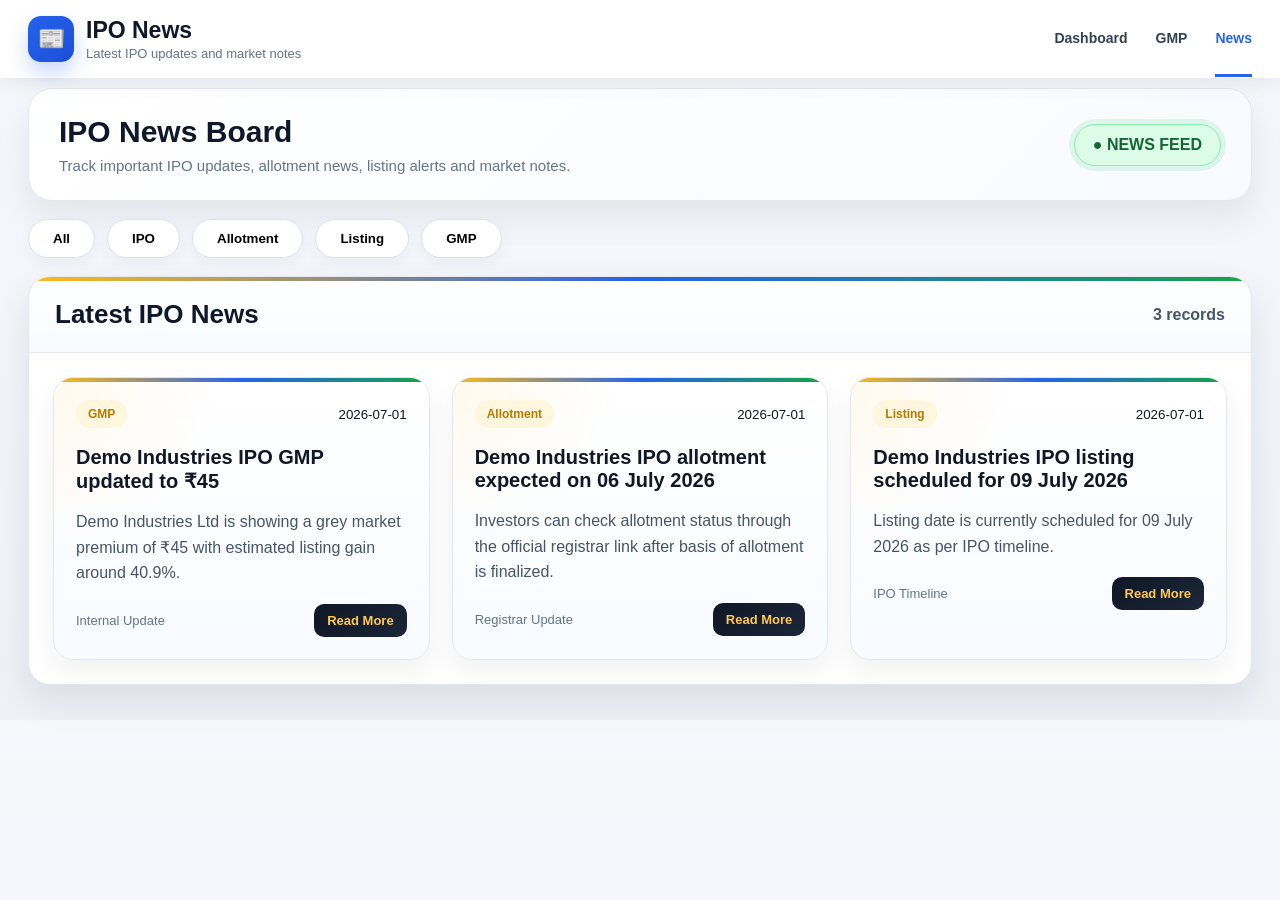
<file: news.html>
<!DOCTYPE html>
<html lang="en">
<head>
  <meta charset="UTF-8" />
  <meta name="viewport" content="width=device-width, initial-scale=1.0" />
  <title>IPO News</title>
  <link rel="stylesheet" href="style.css" />
</head>
<body>

<header class="topbar">
  <div class="brand">
    <div class="logo">📰</div>
    <div>
      <h2>IPO News</h2>
      <p>Latest IPO updates and market notes</p>
    </div>
  </div>

  <nav>
    <a href="index.html">Dashboard</a>
    <a href="gmp.html">GMP</a>
    <a class="active" href="news.html">News</a>
  </nav>
</header>

<section class="gmp-control-card">
  <div>
    <h2>IPO News Board</h2>
    <p>Track important IPO updates, allotment news, listing alerts and market notes.</p>
  </div>
  <div class="live-pill">● NEWS FEED</div>
</section>

<section class="quick-filters">
  <button onclick="filterNews('')">All</button>
  <button onclick="filterNews('IPO')">IPO</button>
  <button onclick="filterNews('Allotment')">Allotment</button>
  <button onclick="filterNews('Listing')">Listing</button>
  <button onclick="filterNews('GMP')">GMP</button>
</section>

<section class="table-card">
  <div class="table-head">
    <h2>Latest IPO News</h2>
    <p id="newsCount">0 records</p>
  </div>

  <div id="newsList" class="news-grid">
    Loading news...
  </div>
</section>

<script src="news.js"></script>

</body>
</html>
</file>
<file: style.css>
*{box-sizing:border-box}

body{
  margin:0;
  font-family:"Segoe UI",Arial,sans-serif;
  background:linear-gradient(180deg,#f6f8fc 0%,#eef2f7 100%);
  color:#0f172a;
}

/* HEADER */
.topbar{
  height:78px;
  background:rgba(255,255,255,.96);
  backdrop-filter:blur(12px);
  display:flex;
  align-items:center;
  justify-content:space-between;
  padding:0 28px;
  box-shadow:0 4px 18px rgba(15,23,42,.08);
  position:sticky;
  top:0;
  z-index:10;
}

.brand{display:flex;align-items:center;gap:12px}

.logo{
  background:linear-gradient(135deg,#2563eb,#1d4ed8);
  color:#fff;
  width:46px;
  height:46px;
  border-radius:13px;
  display:grid;
  place-items:center;
  font-size:22px;
  box-shadow:0 10px 20px rgba(37,99,235,.25);
}

.brand h2{margin:0;font-size:23px;font-weight:800}
.brand p{margin:2px 0 0;color:#64748b;font-size:13px}

nav{display:flex;gap:28px;font-weight:700;font-size:14px}
nav a{color:#334155;text-decoration:none;cursor:pointer;padding:28px 0}
nav a:hover{color:#2563eb}
nav .active{color:#2563eb;border-bottom:3px solid #2563eb}

.download{
  background:#fff;
  border:1px solid #2563eb;
  color:#2563eb;
  padding:12px 18px;
  border-radius:14px;
  font-weight:800;
  cursor:pointer;
  box-shadow:0 8px 18px rgba(37,99,235,.08);
}

.download:hover{
  background:#2563eb;
  color:#fff;
}

/* HERO BANNER */
.hero-banner{
  margin:28px;
  padding:45px 50px;
  border-radius:28px;
  display:flex;
  justify-content:space-between;
  align-items:center;
  gap:50px;
  background:
    radial-gradient(circle at top left,rgba(255,186,24,.18),transparent 45%),
    radial-gradient(circle at bottom right,rgba(0,180,255,.12),transparent 50%),
    linear-gradient(135deg,#101726,#141d2d 45%,#0f1623);
  border:1px solid rgba(255,186,24,.18);
  box-shadow:0 12px 35px rgba(0,0,0,.35), inset 0 1px rgba(255,255,255,.04);
}

.hero-left{flex:1}
.hero-right{width:320px}

.hero-tag{
  display:inline-flex;
  align-items:center;
  padding:8px 18px;
  border-radius:40px;
  background:rgba(255,186,24,.12);
  color:#f8c44f;
  font-size:13px;
  font-weight:800;
  letter-spacing:.6px;
  margin-bottom:22px;
  border:1px solid rgba(255,186,24,.25);
}

.hero-left h1{
  font-size:44px;
  line-height:1.15;
  color:#ffffff;
  font-weight:900;
  margin:0 0 18px;
}

.hero-left p{
  color:#b9c3d6;
  font-size:17px;
  line-height:1.8;
  max-width:720px;
}

.hero-buttons{
  display:flex;
  gap:16px;
  margin-top:35px;
  flex-wrap:wrap;
}

.hero-btn{
  background:linear-gradient(135deg,#ffba18,#f5a623);
  color:#0d1522;
  border:none;
  padding:14px 28px;
  border-radius:14px;
  font-weight:900;
  cursor:pointer;
  transition:.30s;
}

.hero-btn:hover{
  transform:translateY(-3px);
  box-shadow:0 12px 28px rgba(255,186,24,.35);
}

.hero-btn.secondary{
  background:#1b2638;
  color:white;
  border:1px solid rgba(255,255,255,.08);
}

.hero-link{
  color:#ffca4f;
  text-decoration:none;
  font-weight:900;
  display:flex;
  align-items:center;
}

.hero-link:hover{color:white}

/* MARKET SCORE CARD */
.market-score{
  background:linear-gradient(180deg,#1b2638,#111926);
  border-radius:24px;
  padding:35px;
  text-align:center;
  border:1px solid rgba(255,186,24,.18);
  box-shadow:0 10px 30px rgba(0,0,0,.35);
}

.market-score small{
  color:#98a6bf;
  text-transform:uppercase;
  letter-spacing:1px;
  font-weight:800;
}

.market-score h2{
  margin:18px 0;
  font-size:36px;
  color:#ffca4f;
}

.market-score span{
  display:inline-block;
  margin-top:8px;
  padding:8px 18px;
  background:#223149;
  border-radius:30px;
  color:white;
  font-weight:800;
}

/* LIVE TICKER */
.market-ticker{
  margin:0 28px 28px;
  background:#141d2d;
  border-radius:18px;
  display:flex;
  align-items:center;
  overflow:hidden;
  border:1px solid rgba(255,186,24,.15);
  box-shadow:0 12px 30px rgba(15,23,42,.16);
}

.ticker-title{
  background:linear-gradient(135deg,#ffba18,#f5a623);
  color:#0d1522;
  padding:18px 28px;
  font-weight:900;
  white-space:nowrap;
}

.market-ticker marquee{
  color:white;
  padding-left:25px;
  font-weight:700;
  font-size:15px;
}

/* KPI CARDS */
.kpi-wrap{
  display:grid;
  grid-template-columns:repeat(4,1fr);
  gap:22px;
  padding:30px 28px 20px;
}

.kpi{
  background:linear-gradient(180deg,#162033,#111926);
  border-radius:22px;
  padding:28px;
  box-shadow:0 10px 30px rgba(0,0,0,.22);
  display:grid;
  grid-template-columns:64px 1fr;
  gap:5px 16px;
  border:1px solid rgba(255,186,24,.12);
  transition:.35s;
}

.kpi:hover{
  transform:translateY(-6px);
  border-color:#ffba18;
  box-shadow:0 20px 45px rgba(0,0,0,.35);
}

.kpi span{
  grid-row:1/3;
  background:rgba(255,186,24,.10);
  width:62px;
  height:62px;
  border-radius:18px;
  display:grid;
  place-items:center;
  font-size:24px;
  border:1px solid rgba(255,186,24,.18);
}

.kpi p{
  margin:0;
  color:#aeb9cc;
  font-weight:800;
}

.kpi h2{
  margin:4px 0 0;
  font-size:36px;
  line-height:1;
  color:#ffffff;
}

/* FILTERS */
.filter-panel{
  margin:10px 28px 18px;
  background:#fff;
  border-radius:22px;
  padding:18px;
  display:grid;
  grid-template-columns:2fr 1fr 1fr 150px;
  gap:14px;
  box-shadow:0 12px 30px rgba(15,23,42,.07);
  border:1px solid #e5e7eb;
}

input,select,.filter-panel button{
  height:50px;
  border:1px solid #dbe3ef;
  border-radius:14px;
  padding:0 15px;
  font-size:15px;
  background:#fff;
}

input:focus,select:focus{
  outline:none;
  border-color:#2563eb;
  box-shadow:0 0 0 4px rgba(37,99,235,.12);
}

.filter-panel button{
  background:#2563eb;
  color:#fff;
  font-weight:800;
  cursor:pointer;
}

.filter-panel button:hover{background:#1d4ed8}

/* QUICK FILTER PILLS */
.quick-filters{
  margin:0 28px 18px;
  display:flex;
  gap:12px;
  flex-wrap:wrap;
}

.quick-filters button{
  border:1px solid #dbe3ef;
  background:#fff;
  padding:11px 24px;
  border-radius:999px;
  font-weight:800;
  cursor:pointer;
  box-shadow:0 6px 14px rgba(15,23,42,.04);
}

.quick-filters button:hover{
  background:#eff6ff;
  color:#2563eb;
  border-color:#bfdbfe;
}

/* DASHBOARD WIDGETS */
.widget-grid{
  display:grid;
  grid-template-columns:2fr 1fr 1fr 2fr;
  gap:20px;
  margin:0 28px 20px;
}

.widget-card{
  background:#fff;
  border-radius:22px;
  padding:22px;
  box-shadow:0 14px 32px rgba(15,23,42,.08);
  border:1px solid #e5e7eb;
}

.widget-head h3{
  margin:0 0 18px;
  font-size:20px;
}

.small-widget{
  display:flex;
  flex-direction:column;
  justify-content:center;
}

.widget-big-number{
  font-size:44px;
  font-weight:900;
  color:#2563eb;
}

.green{color:#16a34a}
.red{color:#dc2626}

#gmpWidget div,
#calendarWidget div{
  padding:12px 0;
  border-bottom:1px solid #e2e8f0;
}

/* SUBSCRIPTION + SCORE */
.subscription-grid{
  padding:24px;
  display:grid;
  grid-template-columns:repeat(4,1fr);
  gap:20px;
}

.sub-card{
  background:#fff;
  border:1px solid #e5e7eb;
  border-radius:20px;
  padding:22px;
  box-shadow:0 12px 28px rgba(15,23,42,.06);
}

.sub-card p{
  margin:0;
  color:#64748b;
  font-weight:900;
}

.sub-card h2{
  margin:10px 0 0;
  font-size:28px;
  color:#2563eb;
}

.score-hot{color:#16a34a;font-weight:900}
.score-mid{color:#d97706;font-weight:900}
.score-low{color:#dc2626;font-weight:900}

.signal-pill{
  padding:8px 12px;
  border-radius:999px;
  font-weight:900;
  font-size:12px;
  white-space:nowrap;
}

.signal-hot{background:#dcfce7;color:#166534}
.signal-mid{background:#fef3c7;color:#92400e}
.signal-low{background:#fee2e2;color:#991b1b}

/* GMP HERO */
.gmp-control-card{
  margin:10px 28px 18px;
  background:linear-gradient(135deg,#ffffff,#f8fbff);
  border-radius:24px;
  padding:26px 30px;
  box-shadow:0 16px 36px rgba(15,23,42,.08);
  display:flex;
  align-items:center;
  justify-content:space-between;
  border:1px solid #e5e7eb;
}

.gmp-control-card h2{
  margin:0;
  font-size:30px;
  font-weight:900;
}

.gmp-control-card p{
  margin:8px 0 0;
  color:#64748b;
  font-size:15px;
}

.live-pill{
  color:#166534;
  background:#dcfce7;
  border:1px solid #86efac;
  padding:11px 18px;
  border-radius:999px;
  font-weight:900;
  box-shadow:0 0 0 5px rgba(34,197,94,.12);
}

/* TABLE */
.table-card{
  margin:0 28px 35px;
  background:#fff;
  border-radius:22px;
  overflow:hidden;
  box-shadow:0 16px 36px rgba(15,23,42,.09);
  border:1px solid #e5e7eb;
}

.table-head{
  display:flex;
  justify-content:space-between;
  align-items:center;
  padding:22px 26px;
  border-bottom:1px solid #e5e7eb;
}

.table-head h2{
  margin:0;
  font-size:26px;
  font-weight:900;
}

.table-head p{
  margin:0;
  color:#475569;
  font-weight:800;
}

.table-scroll{overflow:auto}

table{
  width:100%;
  border-collapse:collapse;
  min-width:1250px;
}

thead{
  background:linear-gradient(90deg,#0b5be7,#174cc7);
  color:#fff;
  position:sticky;
  top:78px;
  z-index:2;
}

th,td{
  padding:17px 16px;
  text-align:left;
  border-bottom:1px solid #e5e7eb;
  font-size:14px;
  vertical-align:middle;
}

th{
  font-size:13px;
  text-transform:none;
  letter-spacing:.1px;
}

tbody tr:hover{background:#f8fbff}

.company{
  font-weight:900;
  color:#2563eb;
  text-decoration:none;
}

.company:hover{text-decoration:underline}

.sub{
  display:block;
  color:#64748b;
  font-size:12px;
  margin-top:4px;
}

.badge{
  padding:8px 13px;
  border-radius:999px;
  font-weight:900;
  font-size:12px;
  white-space:nowrap;
}

.badge-upcoming{background:#dbeafe;color:#1d4ed8}
.badge-open{background:#dcfce7;color:#166534}
.badge-closed{background:#fee2e2;color:#991b1b}

.type{
  background:#eff6ff;
  color:#2563eb;
  padding:8px 12px;
  border-radius:10px;
  font-weight:900;
}

.actions a{
  display:inline-block;
  margin-right:7px;
  text-decoration:none;
  background:#0f172a;
  color:#fff;
  padding:9px 12px;
  border-radius:10px;
  font-weight:800;
}

.actions a.blue{background:#2563eb}
.actions a:hover{opacity:.9}

.gmp-positive{color:#16a34a;font-weight:900}
.gmp-negative{color:#dc2626;font-weight:900}

/* DETAIL PAGE */
.detail-wrapper{padding:35px 28px}

.detail-card{
  background:#fff;
  max-width:1100px;
  margin:auto;
  padding:32px;
  border-radius:22px;
  box-shadow:0 14px 32px rgba(15,23,42,.09);
  border:1px solid #e5e7eb;
}

.detail-header{
  display:flex;
  justify-content:space-between;
  gap:20px;
  align-items:flex-start;
  border-bottom:1px solid #e5e7eb;
  padding-bottom:22px;
}

.detail-header h1{margin:0;font-size:38px}
.detail-header p{color:#64748b;font-size:17px}

.detail-grid{
  display:grid;
  grid-template-columns:repeat(4,1fr);
  gap:18px;
  margin-top:24px;
}

.detail-grid div{
  background:#f8fafc;
  border:1px solid #e5e7eb;
  padding:18px;
  border-radius:16px;
}

.detail-grid b{
  display:block;
  color:#64748b;
  margin-bottom:8px;
}

.detail-grid span{
  font-size:20px;
  font-weight:900;
  color:#0f172a;
}

.detail-card h2{margin-top:32px}

.detail-remarks{
  background:#eff6ff;
  padding:18px;
  border-left:5px solid #2563eb;
  border-radius:12px;
}

/* NEWS */
.news-grid{
  padding:24px;
  display:grid;
  grid-template-columns:repeat(3,1fr);
  gap:22px;
}

.news-card{
  background:#fff;
  border:1px solid #e5e7eb;
  border-radius:20px;
  padding:22px;
  box-shadow:0 12px 28px rgba(15,23,42,.06);
  transition:.25s;
}

.news-card:hover{
  transform:translateY(-3px);
  box-shadow:0 18px 36px rgba(15,23,42,.10);
}

.news-top{
  display:flex;
  justify-content:space-between;
  align-items:center;
}

.news-tag{
  background:#eff6ff;
  color:#2563eb;
  padding:7px 12px;
  border-radius:999px;
  font-weight:900;
  font-size:12px;
}

.news-card h3{
  font-size:20px;
  margin:18px 0 10px;
}

.news-card p{
  color:#475569;
  line-height:1.6;
}

.news-bottom{
  display:flex;
  justify-content:space-between;
  align-items:center;
  margin-top:18px;
  color:#64748b;
  font-size:13px;
}

.news-bottom a{
  background:#2563eb;
  color:white;
  padding:9px 13px;
  border-radius:10px;
  text-decoration:none;
  font-weight:800;
}

/* ALLOTMENT */
.allotment-form{
  padding:24px;
  display:grid;
  grid-template-columns:1.5fr 1fr 1fr 180px;
  gap:16px;
}

.allotment-form select,
.allotment-form input,
.allotment-form button{
  height:52px;
  border:1px solid #dbe3ef;
  border-radius:14px;
  padding:0 15px;
  background:#fff;
  font-size:15px;
}

.allotment-form button{
  background:#2563eb;
  color:#fff;
  font-weight:900;
  cursor:pointer;
}

.allotment-layout{
  display:grid;
  grid-template-columns:1fr 1fr;
  gap:22px;
  margin:0 28px 35px;
}

.note-box{
  padding:24px;
  color:#475569;
  line-height:1.7;
}

.guide-list{
  margin:0;
  padding-left:20px;
  color:#475569;
  line-height:1.8;
}

/* RESPONSIVE */
@media(max-width:1200px){
  .widget-grid{grid-template-columns:1fr}
  .subscription-grid{grid-template-columns:1fr 1fr}
}

@media(max-width:900px){
  nav{display:none}
  .kpi-wrap{grid-template-columns:1fr 1fr}
  .filter-panel{grid-template-columns:1fr}
  .news-grid{grid-template-columns:1fr}
  .hero-banner{flex-direction:column;align-items:flex-start}
  .hero-right{width:100%}
  .allotment-layout{grid-template-columns:1fr}
  .allotment-form{grid-template-columns:1fr}
}

@media(max-width:800px){
  .detail-grid{grid-template-columns:1fr}
  .detail-header{flex-direction:column}
  .gmp-control-card{
    flex-direction:column;
    align-items:flex-start;
    gap:14px;
  }
}

@media(max-width:600px){
  .kpi-wrap{grid-template-columns:1fr}
  .subscription-grid{grid-template-columns:1fr}
  .topbar{padding:0 15px}
  .download{display:none}
  .hero-banner{margin:18px;padding:28px}
  .hero-left h1{font-size:32px}
}
/* PREMIUM WIDGET CARD UPGRADE */
.widget-card{
  background:
    radial-gradient(circle at top left,rgba(255,186,24,.08),transparent 38%),
    linear-gradient(180deg,#ffffff,#f8fbff);
  border:1px solid rgba(37,99,235,.10);
  position:relative;
  overflow:hidden;
}

.widget-card::before{
  content:"";
  position:absolute;
  top:0;
  left:0;
  right:0;
  height:4px;
  background:linear-gradient(90deg,#ffba18,#2563eb,#16a34a);
}

.widget-head{
  display:flex;
  align-items:center;
  justify-content:space-between;
}

.widget-head h3{
  font-size:21px;
  font-weight:900;
  color:#0f172a;
}

#gmpWidget div,
#calendarWidget div{
  background:#f8fafc;
  border:1px solid #e5e7eb;
  border-radius:14px;
  padding:14px;
  margin-bottom:10px;
}

#gmpWidget strong,
#calendarWidget strong{
  color:#0f172a;
  font-weight:900;
}

.widget-big-number{
  background:linear-gradient(135deg,#2563eb,#16a34a);
  -webkit-background-clip:text;
  -webkit-text-fill-color:transparent;
}

.small-widget{
  min-height:190px;
}
/* PREMIUM TABLE UPGRADE */
.table-card{
  position:relative;
}

.table-card::before{
  content:"";
  position:absolute;
  top:0;
  left:0;
  right:0;
  height:4px;
  background:linear-gradient(90deg,#ffba18,#2563eb,#16a34a);
}

.table-head{
  background:linear-gradient(180deg,#ffffff,#f8fbff);
}

.table-head h2{
  color:#0f172a;
}

thead{
  background:linear-gradient(90deg,#101726,#1b2638);
  color:#ffca4f;
}

th{
  text-transform:uppercase;
  font-size:12px;
  letter-spacing:.5px;
  white-space:nowrap;
}

td{
  font-weight:600;
}

tbody tr{
  transition:.22s ease;
}

tbody tr:hover{
  background:#fffaf0;
  transform:scale(1.002);
}

.company{
  color:#174cc7;
}

.type{
  background:#fff7dd;
  color:#b77900;
}

.actions a{
  background:#101726;
  border:1px solid #24324a;
}

.actions a.blue{
  background:linear-gradient(135deg,#ffba18,#f5a623);
  color:#101726;
}

.badge-open{
  background:#dcfce7;
  color:#166534;
}

.badge-upcoming{
  background:#fff7dd;
  color:#92400e;
}

.badge-closed{
  background:#fee2e2;
  color:#991b1b;
}
/* PREMIUM ANALYTICS + SCORING UPGRADE */

.subscription-grid{
  background:
    radial-gradient(circle at top right,rgba(37,99,235,.06),transparent 35%),
    linear-gradient(180deg,#ffffff,#f8fbff);
}

.sub-card{
  position:relative;
  overflow:hidden;
  background:
    radial-gradient(circle at top left,rgba(255,186,24,.10),transparent 42%),
    linear-gradient(180deg,#ffffff,#f9fbff);
  border:1px solid #e5e7eb;
  transition:.28s ease;
}

.sub-card::before{
  content:"";
  position:absolute;
  top:0;
  left:0;
  width:100%;
  height:4px;
  background:linear-gradient(90deg,#ffba18,#2563eb,#16a34a);
}

.sub-card:hover{
  transform:translateY(-5px);
  box-shadow:0 18px 38px rgba(15,23,42,.12);
}

.sub-card p{
  color:#64748b;
  font-size:13px;
  text-transform:uppercase;
  letter-spacing:.4px;
}

.sub-card h2{
  color:#101726;
  font-size:30px;
  margin-top:12px;
}

.score-hot{
  color:#16a34a!important;
}

.score-mid{
  color:#d97706!important;
}

.score-low{
  color:#dc2626!important;
}

.signal-pill{
  box-shadow:inset 0 0 0 1px rgba(255,255,255,.4);
}

.signal-hot{
  background:linear-gradient(135deg,#dcfce7,#bbf7d0);
  color:#166534;
}

.signal-mid{
  background:linear-gradient(135deg,#fff7dd,#fef3c7);
  color:#92400e;
}

.signal-low{
  background:linear-gradient(135deg,#fee2e2,#fecaca);
  color:#991b1b;
}
/* PREMIUM NEWS / DETAIL / ALLOTMENT UPGRADE */

.news-card,
.detail-card,
.note-box{
  position:relative;
  overflow:hidden;
}

.news-card::before,
.detail-card::before{
  content:"";
  position:absolute;
  top:0;
  left:0;
  right:0;
  height:4px;
  background:linear-gradient(90deg,#ffba18,#2563eb,#16a34a);
}

.news-card{
  background:
    radial-gradient(circle at top left,rgba(255,186,24,.08),transparent 35%),
    linear-gradient(180deg,#ffffff,#f8fbff);
  transition:.28s ease;
}

.news-card h3{
  color:#101726;
  font-weight:900;
}

.news-tag{
  background:#fff7dd;
  color:#b77900;
}

.news-bottom a{
  background:linear-gradient(135deg,#101726,#1b2638);
  color:#ffca4f;
}

.detail-card{
  background:
    radial-gradient(circle at top right,rgba(37,99,235,.06),transparent 35%),
    linear-gradient(180deg,#ffffff,#f8fbff);
}

.detail-grid div{
  background:#ffffff;
  box-shadow:0 8px 20px rgba(15,23,42,.04);
}

.detail-remarks,
.note-box{
  background:#fffaf0;
  border-left:5px solid #ffba18;
}

.allotment-form button{
  background:linear-gradient(135deg,#ffba18,#f5a623);
  color:#101726;
  border:none;
}

.allotment-form button:hover{
  box-shadow:0 12px 28px rgba(255,186,24,.28);
  transform:translateY(-2px);
}
</file>
